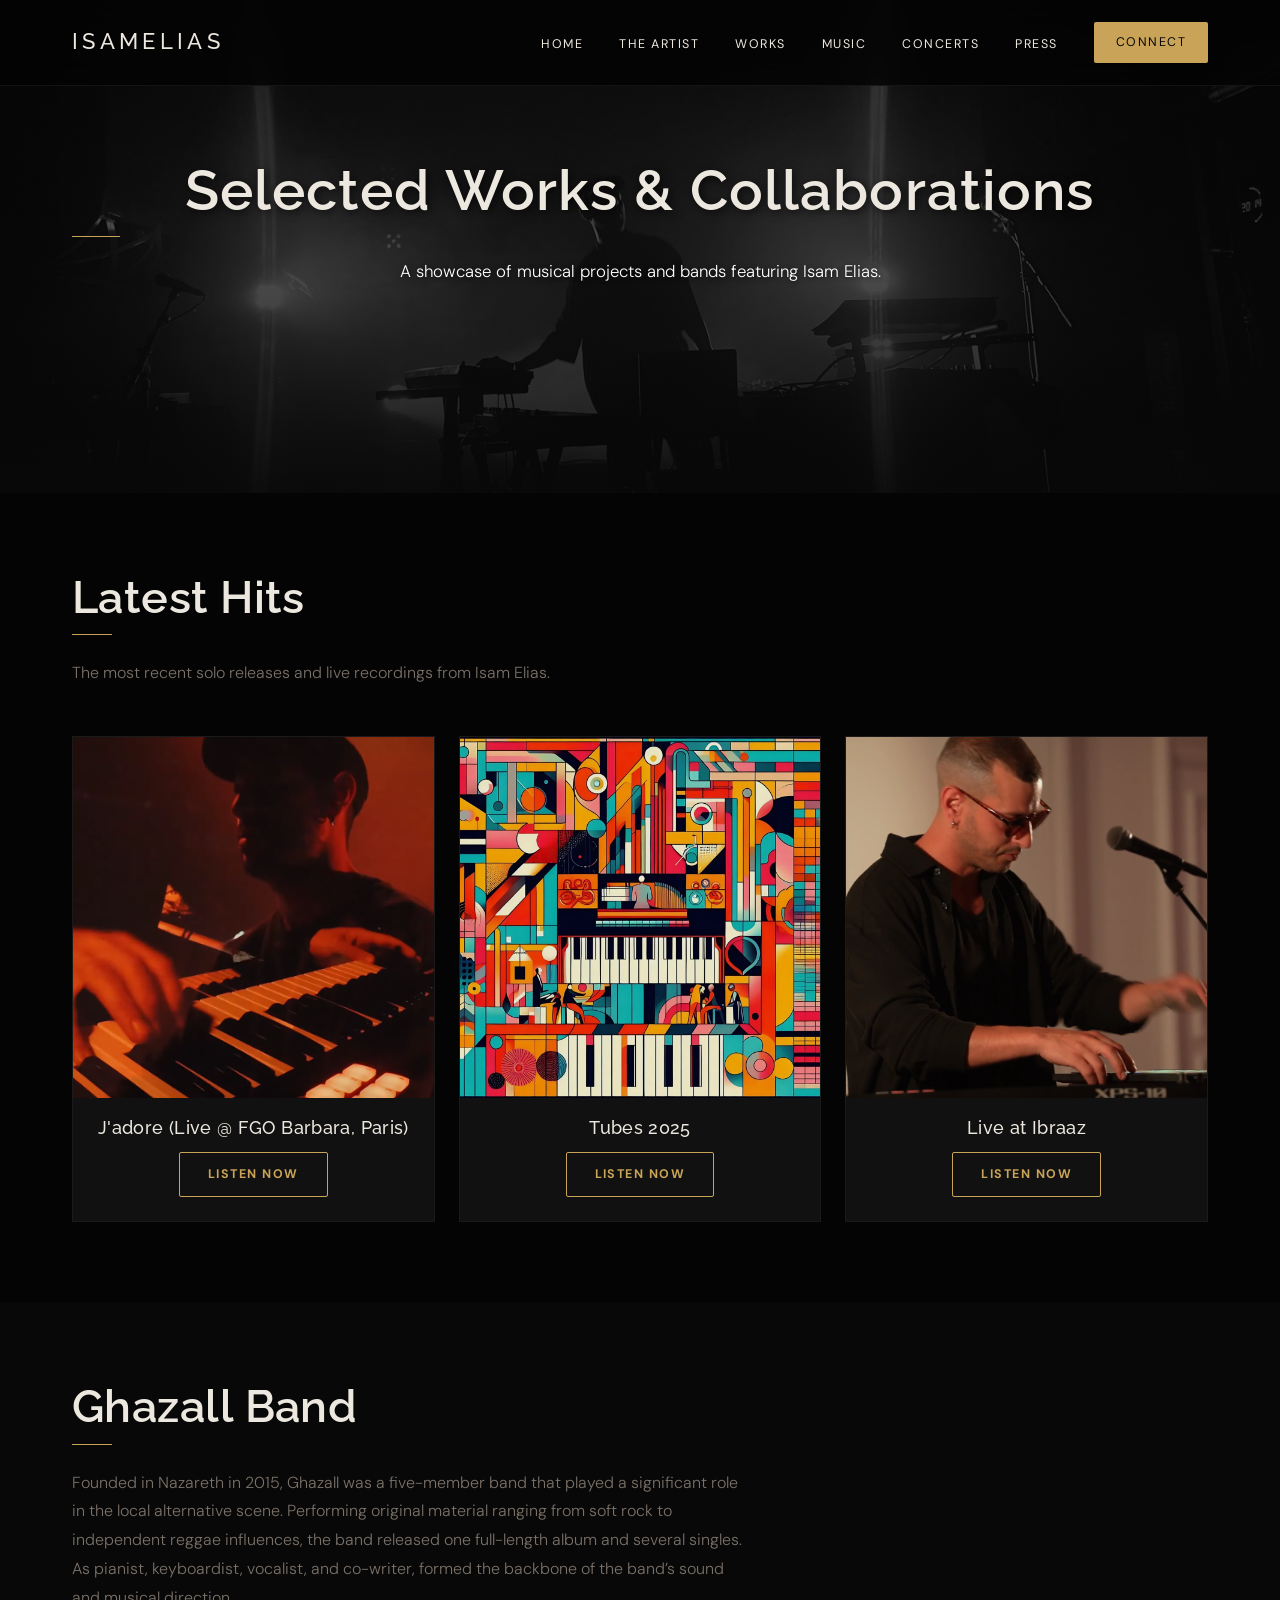
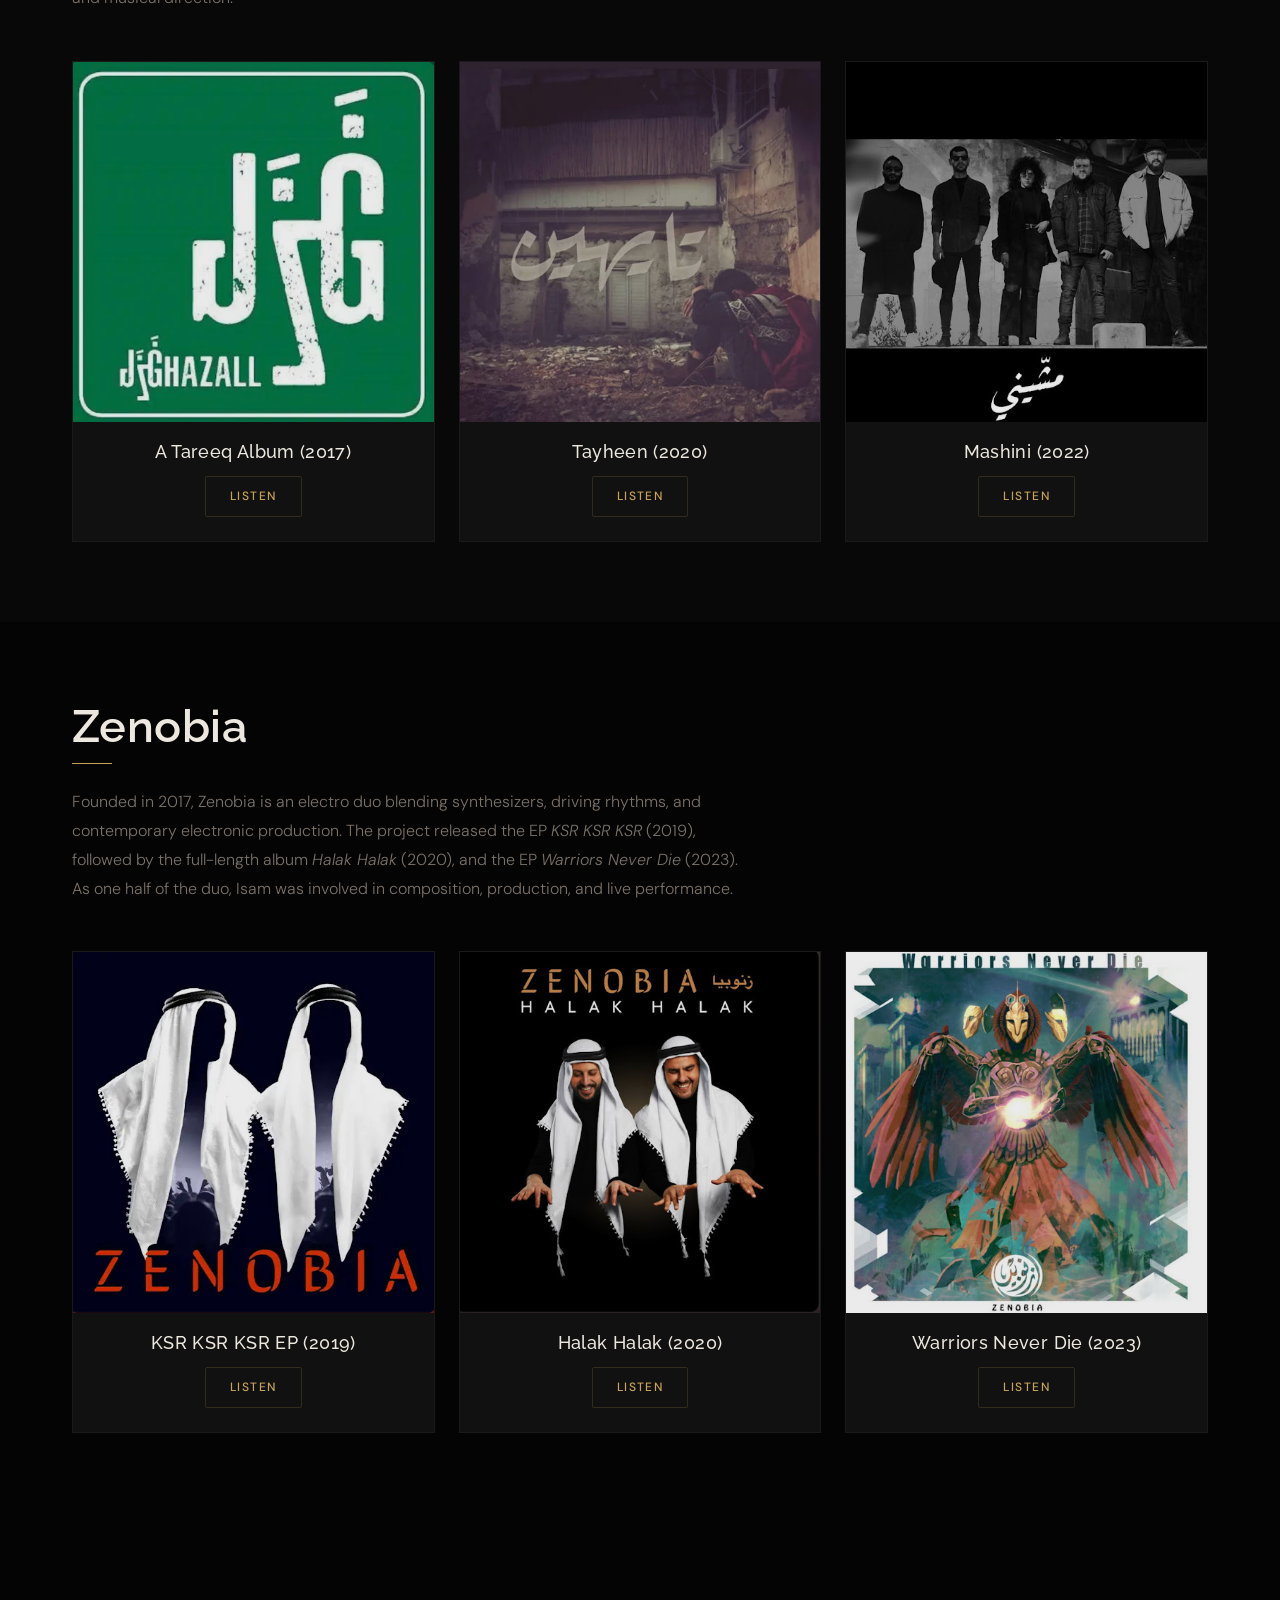
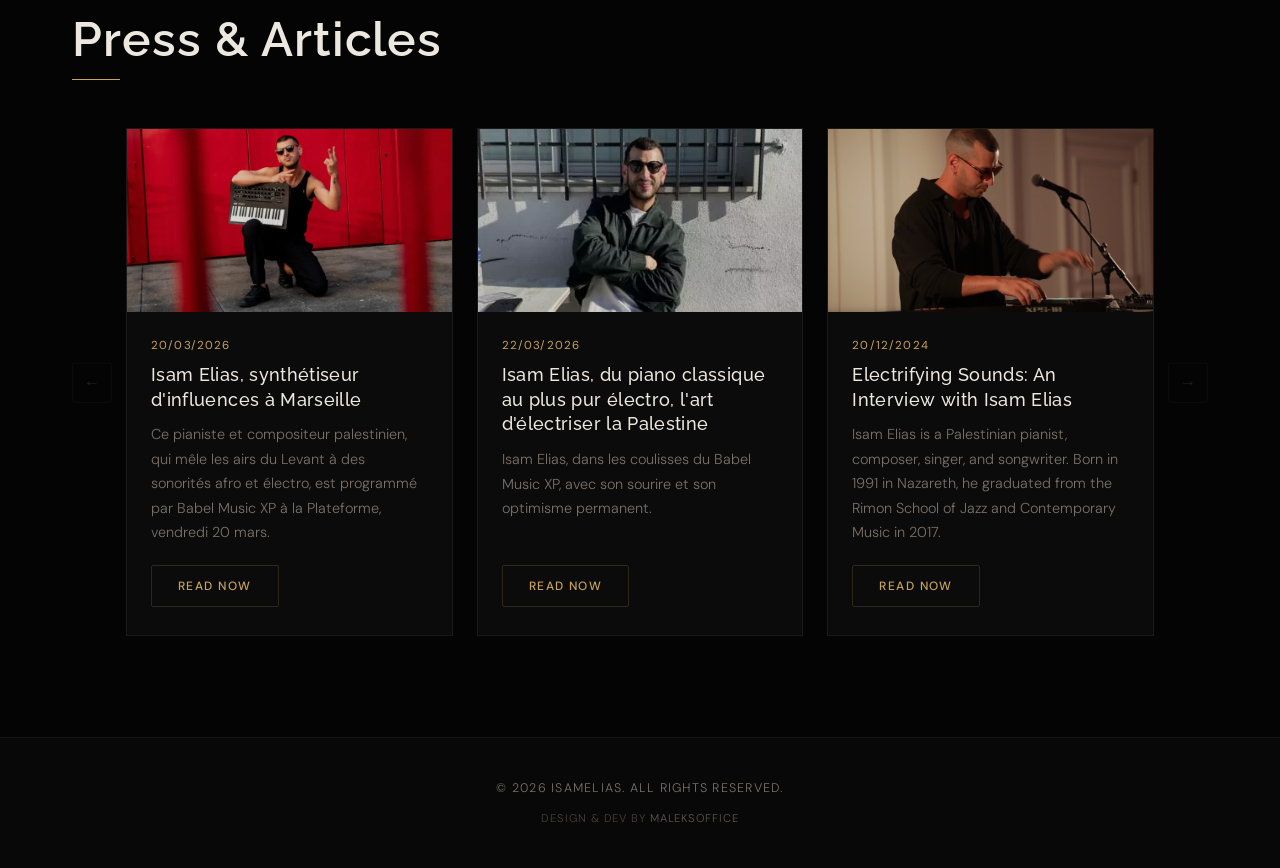
<file: works.html>
<!DOCTYPE html>
<html lang="en">

<head>
  <meta charset="UTF-8">
  <meta name="viewport" content="width=device-width, initial-scale=1.0">
  <title>Isamelias | Works & Collaborations</title>
  <meta name="description"
    content="Explore the musical works and collaborations of Isamelias, featuring bands and projects across genres.">

  <!-- Fonts -->
  <link rel="preconnect" href="https://fonts.googleapis.com">
  <link rel="preconnect" href="https://fonts.gstatic.com" crossorigin>
  <link
    href="https://fonts.googleapis.com/css2?family=Raleway:wght@300;400;500;600;700&family=DM+Sans:wght@300;400;500&display=swap"
    rel="stylesheet">

  <link rel="icon" type="image/png" href="./assets/img/favicon.png">
  <link rel="stylesheet" href="./css/style.css?v=2">
</head>

<body>

  <!-- Navigation -->
  <nav class="navbar">
    <div class="container">
      <a href="index.html" class="logo">ISAMELIAS</a>
      <ul class="nav-links">
        <li><a href="index.html#hero">Home</a></li>
        <li><a href="index.html#about">The Artist</a></li>
        <li><a href="works.html" class="active">Works</a></li>
        <li><a href="index.html#performance">Music</a></li>
        <li><a href="index.html#tours">Concerts</a></li>
        <li><a href="#articles">Press</a></li>
        <li><a href="mailto:isameliasofficial@gmail.com" class="btn-primary">Connect</a></li>
      </ul>
      <div class="mobile-menu-btn">☰</div>
    </div>
  </nav>

  <!-- Works Content -->
  <section class="works-hero section"
    style="background: url('./assets/img/Works banner.jpg') no-repeat center center/cover; padding: 160px 0;">
    <div class="container">
      <h1 class="section-title" style="text-shadow: 2px 2px 10px rgba(0,0,0,0.7);">Selected Works & Collaborations</h1>
      <p class="section-intro" style="text-shadow: 1px 1px 5px rgba(0,0,0,0.7); color: #fff;">A showcase of musical
        projects and bands featuring Isam Elias.</p>
    </div>
  </section>

  <!-- Latest Hits -->
  <section class="band-section section dark-bg">
    <div class="container">
      <h2 class="band-name">Latest Hits</h2>
      <p class="band-description">
        The most recent solo releases and live recordings from Isam Elias.
      </p>

      <div class="song-grid">
        <div class="song-card">
          <div class="song-thumbnail">
            <img src="./assets/img/J'adore.png" alt="J'adore Live @ FGO Barbara, Paris">
            <div class="play-overlay">▶</div>
          </div>
          <div class="song-info">
            <h3>J'adore (Live @ FGO Barbara, Paris)</h3>
            <a href="https://youtu.be/ZPHP--iMf5M?si=uOqCX5mZHdM_HDck" target="_blank" class="btn-listen btn-listen-bold">Listen Now</a>
          </div>
        </div>
        <div class="song-card">
          <div class="song-thumbnail">
            <img src="./assets/img/Tubes.jpeg" alt="Tubes 2025">
            <div class="play-overlay">▶</div>
          </div>
          <div class="song-info">
            <h3>Tubes 2025</h3>
            <a href="https://open.spotify.com/track/6veSPEiyh8rVXuKkSGdudT?si=_LlxzqS3QlS59MsWW2gcGA" target="_blank" class="btn-listen btn-listen-bold">Listen Now</a>
          </div>
        </div>
        <div class="song-card">
          <div class="song-thumbnail">
            <img src="./assets/img/Article 3.png" alt="Live at Ibraaz">
            <div class="play-overlay">▶</div>
          </div>
          <div class="song-info">
            <h3>Live at Ibraaz</h3>
            <a href="https://ibraaz.org/ibraaz-publishing/read/electrifying-sounds-an-interview-with-islam-elias" target="_blank" class="btn-listen btn-listen-bold">Listen Now</a>
          </div>
        </div>
      </div>
    </div>
  </section>

  <!-- Ghazall Band -->
  <section class="band-section section">
    <div class="container">
      <h2 class="band-name">Ghazall Band</h2>
      <p class="band-description">
        Founded in Nazareth in 2015, Ghazall was a five-member band that played a significant role in the local
        alternative scene. Performing original material ranging from soft rock to independent reggae influences, the
        band released one full-length album and several singles. As pianist, keyboardist, vocalist, and co-writer,
        formed the backbone of the band’s sound and musical direction.
      </p>

      <div class="song-grid">
        <!-- Song 1 -->
        <div class="song-card">
          <div class="song-thumbnail">
            <img src="./assets/img/logo ghazal.jpg" alt="A Tareeq Album (2017)">
            <div class="play-overlay">▶</div>
          </div>
          <div class="song-info">
            <h3>A Tareeq Album (2017)</h3>
            <a href="https://open.spotify.com/album/5sy5gs8QvcIyLKiK0Ikzu2?si=wR5Z4odjQ_in4DDwS4pv7A" target="_blank"
              class="btn-listen">Listen</a>
          </div>
        </div>
        <!-- Song 2 -->
        <div class="song-card">
          <div class="song-thumbnail">
            <img src="./assets/img/tayheen.jpg" alt="Tayheen (2020)">
            <div class="play-overlay">▶</div>
          </div>
          <div class="song-info">
            <h3>Tayheen (2020)</h3>
            <a href="https://open.spotify.com/album/3WoD2qqMCpXEe1hMPhF9M1?si=J7UaWZUVQsG-nimKtQjPKA" target="_blank"
              class="btn-listen">Listen</a>
          </div>
        </div>
        <!-- Song 3 -->
        <div class="song-card">
          <div class="song-thumbnail">
            <img src="./assets/img/mashini.jpg" alt="Mashini (2022)">
            <div class="play-overlay">▶</div>
          </div>
          <div class="song-info">
            <h3>Mashini (2022)</h3>
            <a href="https://open.spotify.com/track/0mf0Ghq7Uqvx6XeDi4Fg2t?si=e01bee5574f448a6" target="_blank"
              class="btn-listen">Listen</a>
          </div>
        </div>
      </div>
    </div>
  </section>

  <!-- Zenobia -->
  <section class="band-section section dark-bg">
    <div class="container">
      <h2 class="band-name">Zenobia</h2>
      <p class="band-description">
        Founded in 2017, Zenobia is an electro duo blending synthesizers, driving rhythms, and contemporary electronic
        production. The project released the EP <em>KSR KSR KSR</em> (2019), followed by the full-length album <em>Halak
          Halak</em> (2020), and the EP <em>Warriors Never Die</em> (2023). As one half of the duo, Isam was involved in
        composition, production, and live performance.
      </p>

      <div class="song-grid">
        <!-- Song 1 -->
        <div class="song-card">
          <div class="song-thumbnail">
            <img src="./assets/img/ksr ksr ksr.jpg" alt="KSR KSR KSR EP (2019)">
            <div class="play-overlay">▶</div>
          </div>
          <div class="song-info">
            <h3>KSR KSR KSR EP (2019)</h3>
            <a href="https://open.spotify.com/album/2qhVNCRUtKY55ulxwrisRo?si=EdK2-0C3TterZJVBLWjBRw" target="_blank"
              class="btn-listen">Listen</a>
          </div>
        </div>
        <!-- Song 2 -->
        <div class="song-card">
          <div class="song-thumbnail">
            <img src="./assets/img/halak halak.jpg" alt="Halak Halak (2020)">
            <div class="play-overlay">▶</div>
          </div>
          <div class="song-info">
            <h3>Halak Halak (2020)</h3>
            <a href="https://open.spotify.com/album/0gdN4M9685LmNgBQTLdvvO?si=-lUB-b91SUWBPhAsJ9P3yA" target="_blank"
              class="btn-listen">Listen</a>
          </div>
        </div>
        <!-- Song 3 -->
        <div class="song-card">
          <div class="song-thumbnail">
            <img src="./assets/img/warriors never die.jpg" alt="Warriors Never Die (2023)">
            <div class="play-overlay">▶</div>
          </div>
          <div class="song-info">
            <h3>Warriors Never Die (2023)</h3>
            <a href="https://open.spotify.com/album/2sOBc9bIVVPXl1Td5JgXK0?si=mIqHwC_xQnmoCaSfOrVbQg" target="_blank"
              class="btn-listen">Listen</a>
          </div>
        </div>
      </div>
    </div>
  </section>



  <!-- Articles Section -->
  <section id="articles" class="section dark-bg">
    <div class="container">
      <h2 class="section-title">Press &amp; Articles</h2>
      <div class="articles-slider-section">
        <div class="articles-slider-container">
          <button class="slider-btn articles-btn-prev" aria-label="Previous" disabled>&#8592;</button>
          <div class="articles-track-wrapper">
            <div class="articles-track">

              <div class="article-card">
                <div class="article-image">
                  <img src="./assets/img/Article 1.webp" alt="Isam Elias, synthétiseur d'influences à Marseille">
                </div>
                <div class="article-content">
                  <span class="article-date">20/03/2026</span>
                  <h3 class="article-title">Isam Elias, synthétiseur d'influences à Marseille</h3>
                  <p class="article-desc">Ce pianiste et compositeur palestinien, qui mêle les airs du Levant à des sonorités afro et électro, est programmé par Babel Music XP à la Plateforme, vendredi 20 mars.</p>
                  <a href="https://www.lamarseillaise.fr/culture/isam-elias-synthetiseur-d-influences-a-marseille-LF19855248" target="_blank" class="btn-read-now">Read Now</a>
                </div>
              </div>

              <div class="article-card">
                <div class="article-image">
                  <img src="./assets/img/article 2.webp" alt="Isam Elias, du piano classique au plus pur électro">
                </div>
                <div class="article-content">
                  <span class="article-date">22/03/2026</span>
                  <h3 class="article-title">Isam Elias, du piano classique au plus pur électro, l'art d'électriser la Palestine</h3>
                  <p class="article-desc">Isam Elias, dans les coulisses du Babel Music XP, avec son sourire et son optimisme permanent.</p>
                  <a href="https://www.rfi.fr/fr/podcasts/les-p%C3%A9pites-musicales-de-rfi/20260321-isam-elias-du-piano-classique-au-plus-pur-%C3%A9lectro-l-art-d-%C3%A9lectriser-la-palestine" target="_blank" class="btn-read-now">Read Now</a>
                </div>
              </div>

              <div class="article-card">
                <div class="article-image">
                  <img src="./assets/img/Article 3.png" alt="Electrifying Sounds: An Interview with Isam Elias">
                </div>
                <div class="article-content">
                  <span class="article-date">20/12/2024</span>
                  <h3 class="article-title">Electrifying Sounds: An Interview with Isam Elias</h3>
                  <p class="article-desc">Isam Elias is a Palestinian pianist, composer, singer, and songwriter. Born in 1991 in Nazareth, he graduated from the Rimon School of Jazz and Contemporary Music in 2017.</p>
                  <a href="https://ibraaz.org/ibraaz-publishing/read/electrifying-sounds-an-interview-with-islam-elias" target="_blank" class="btn-read-now">Read Now</a>
                </div>
              </div>

            </div>
          </div>
          <button class="slider-btn articles-btn-next" aria-label="Next">&#8594;</button>
        </div>
      </div>
    </div>
  </section>

  <!-- Footer -->
  <footer>
    <p>&copy; 2026 Isamelias. All Rights Reserved.</p>
    <p class="footer-credit">Design &amp; Dev by <a href="https://maleksoffice.com" target="_blank">Maleksoffice</a></p>
  </footer>

  <script src="./js/script.js"></script>
</body>

</html>
</file>
<file: css/style.css>
/* =============================================
   ISAMELIAS — Artist Website Stylesheet
   ============================================= */

:root {
    --color-bg:      #080808;
    --color-surface: #111111;
    --color-dark:    #040404;
    --color-text:    #ede8df;
    --color-muted:   #7a7168;
    --color-primary: #c9a458;   /* antique gold */
    --color-border:  rgba(201, 164, 88, 0.18);

    --font-heading: 'Raleway', sans-serif;
    --font-body:    'DM Sans', sans-serif;

    --container-width: 1200px;
    --section-padding: 100px;
}

/* ---- Announcement Banner ---- */
.announcement-banner {
    position: fixed;
    top: 0;
    left: 0;
    width: 100%;
    background: #a8001e;
    z-index: 300;
    display: flex;
    align-items: center;
    justify-content: center;
    padding: 10px 56px 10px 16px;
    transition: opacity 0.3s ease;
}

.announcement-banner.hidden {
    display: none;
}

/* Inner row: icon + text + action */
.banner-inner {
    display: flex;
    align-items: center;
    gap: 10px;
    flex-wrap: wrap;
    justify-content: center;
}

.banner-icon {
    display: flex;
    align-items: center;
    color: rgba(255, 255, 255, 0.9);
    flex-shrink: 0;
}

.banner-text {
    font-family: var(--font-body);
    font-size: 0.82rem;
    font-weight: 400;
    letter-spacing: 0.04em;
    color: rgba(255, 255, 255, 0.9);
    margin: 0;
}

/* Action button/link — styled like a ghost pill */
.banner-action {
    display: inline-flex;
    align-items: center;
    font-family: var(--font-body);
    font-size: 0.78rem;
    font-weight: 600;
    letter-spacing: 0.06em;
    color: #fff;
    background: rgba(255, 255, 255, 0.18);
    border: 1px solid rgba(255, 255, 255, 0.35);
    border-radius: 20px;
    padding: 3px 12px;
    text-decoration: none;
    transition: background 0.2s, border-color 0.2s;
    white-space: nowrap;
    flex-shrink: 0;
}

.banner-action:hover {
    background: rgba(255, 255, 255, 0.28);
    border-color: rgba(255, 255, 255, 0.6);
}

/* Close button */
.banner-close {
    position: absolute;
    right: 12px;
    top: 50%;
    transform: translateY(-50%);
    background: transparent;
    border: none;
    color: rgba(255, 255, 255, 0.75);
    cursor: pointer;
    padding: 6px;
    display: flex;
    align-items: center;
    justify-content: center;
    border-radius: 4px;
    transition: color 0.2s, background 0.2s;
}

.banner-close:hover {
    color: #fff;
    background: rgba(255, 255, 255, 0.15);
}

/* Push navbar down when banner is visible */
body.banner-visible .navbar {
    top: var(--banner-h, 44px);
}

/* ---- Intro Overlay ---- */
#intro {
    position: fixed;
    inset: 0;
    background: #080808;
    z-index: 9999;
    display: flex;
    align-items: center;
    justify-content: center;
    text-align: center;
    transition: opacity 0.8s ease;
}

#intro.fade-out {
    opacity: 0;
    pointer-events: none;
}

.intro-content {
    display: flex;
    flex-direction: column;
    align-items: center;
}

.intro-subtitle {
    font-family: var(--font-body);
    font-size: 0.7rem;
    font-weight: 400;
    letter-spacing: 0.26em;
    text-transform: uppercase;
    color: var(--color-primary);
    opacity: 0;
    transform: translateY(6px);
    animation: introUp 0.7s ease forwards 0.2s;
    margin-bottom: 14px;
}

.intro-logo {
    font-family: var(--font-heading);
    font-size: clamp(3rem, 10vw, 6.5rem);
    font-weight: 300;
    font-style: normal;
    color: var(--color-text);
    letter-spacing: 0.18em;
    line-height: 1;
    opacity: 0;
    transform: translateY(10px);
    animation: introUp 0.8s ease forwards 0.55s;
    text-transform: none;
}

.intro-line {
    height: 1px;
    width: 0;
    background: var(--color-primary);
    margin-top: 20px;
    animation: introLine 0.6s ease forwards 1.1s;
}

@keyframes introUp {
    to {
        opacity: 1;
        transform: translateY(0);
    }
}

@keyframes introLine {
    to { width: 72px; }
}

/* ---- Reset ---- */
*, *::before, *::after {
    box-sizing: border-box;
    margin: 0;
    padding: 0;
}

html {
    scroll-behavior: smooth;
}

body {
    background-color: var(--color-bg);
    color: var(--color-text);
    font-family: var(--font-body);
    font-weight: 300;
    line-height: 1.7;
    overflow-x: hidden;
}


/* ---- Typography ---- */
h1, h2, h3, h4 {
    font-family: var(--font-heading);
    font-weight: 600;
    line-height: 1.1;
    letter-spacing: 0.01em;
}

a {
    text-decoration: none;
    color: inherit;
    transition: color 0.3s;
}

strong {
    font-weight: 600;
}

/* ---- Layout ---- */
.container {
    max-width: var(--container-width);
    margin: 0 auto;
    padding: 0 32px;
}

.section {
    padding: var(--section-padding) 0;
}

.dark-bg {
    background-color: var(--color-dark);
}

.text-center {
    text-align: center;
}

/* ---- Section Header ---- */
.section-title {
    font-family: var(--font-heading);
    font-size: clamp(2rem, 4vw, 3rem);
    font-weight: 600;
    color: var(--color-text);
    margin-bottom: 12px;
    letter-spacing: 0.02em;
}

.section-title::after {
    content: '';
    display: block;
    width: 48px;
    height: 1px;
    background: var(--color-primary);
    margin-top: 14px;
}

.text-center .section-title::after {
    margin-left: auto;
    margin-right: auto;
}

.section-intro {
    text-align: center;
    margin-top: 20px;
    margin-bottom: 48px;
    font-size: 1.05rem;
    color: var(--color-muted);
    font-weight: 300;
}

.highlight {
    color: var(--color-primary);
}

/* ---- Buttons ---- */
.btn-primary,
.btn-hero,
.btn-secondary,
.btn-email,
.btn-spotify,
.btn-apple {
    display: inline-block;
    padding: 13px 34px;
    font-family: var(--font-body);
    font-size: 0.82rem;
    font-weight: 500;
    letter-spacing: 0.12em;
    text-transform: uppercase;
    transition: background 0.25s, color 0.25s, border-color 0.25s, transform 0.2s;
    cursor: pointer;
    border: none;
    border-radius: 2px;
}

.btn-primary {
    background: var(--color-primary);
    color: #080808;
}

.btn-hero {
    background: transparent;
    color: var(--color-text);
    border: 1px solid rgba(237, 232, 223, 0.4);
    margin-top: 32px;
}

.btn-hero:hover {
    background: var(--color-primary);
    color: #080808;
    border-color: var(--color-primary);
}

.btn-secondary {
    border: 1px solid var(--color-primary);
    color: var(--color-primary);
    background: transparent;
    margin-top: 28px;
}

.btn-secondary:hover {
    background: var(--color-primary);
    color: #080808;
}

.btn-email {
    background: transparent;
    color: var(--color-primary);
    border: 1px solid var(--color-border);
    font-size: 0.9rem;
    letter-spacing: 0.04em;
    text-transform: none;
    word-break: break-all;
    padding: 14px 28px;
}

.btn-email:hover {
    border-color: var(--color-primary);
    background: rgba(201, 164, 88, 0.06);
}

.btn-spotify {
    background: #1DB954;
    color: #fff;
    border-radius: 2px;
}

.btn-apple {
    background: #fa243c;
    color: #fff;
    border-radius: 2px;
}

.btn-primary:hover {
    opacity: 0.88;
    transform: translateY(-2px);
}

.btn-spotify:hover,
.btn-apple:hover {
    opacity: 0.88;
    transform: translateY(-2px);
}

/* ---- Hero CTA pair ---- */
.hero-ctas {
    display: flex;
    gap: 14px;
    justify-content: center;
    align-items: center;
    flex-wrap: wrap;
    margin-top: 32px;
}

.hero-ctas .btn-hero {
    margin-top: 0;
}

.btn-hero-concerts {
    display: inline-block;
    padding: 13px 34px;
    font-family: var(--font-body);
    font-size: 0.82rem;
    font-weight: 500;
    letter-spacing: 0.12em;
    text-transform: uppercase;
    cursor: pointer;
    border: none;
    border-radius: 2px;
    background: var(--color-primary);
    color: #080808;
    transition: background 0.25s, transform 0.2s;
}

.btn-hero-concerts:hover {
    background: #dbbe7a;
    transform: translateY(-2px);
}

/* ---- Circular Gallery ---- */
.circular-gallery-wrapper {
    position: relative;
    width: 100%;
    height: 520px;
    perspective: 2000px;
    overflow: hidden;
    margin-top: 48px;
}

.circular-gallery {
    position: relative;
    width: 100%;
    height: 100%;
    transform-style: preserve-3d;
}

.gallery-item {
    position: absolute;
    width: 260px;
    height: 360px;
    left: 50%;
    top: 50%;
    margin-left: -130px;
    margin-top: -180px;
    border-radius: 4px;
    overflow: hidden;
    box-shadow: 0 24px 64px rgba(0, 0, 0, 0.6);
    border: 1px solid rgba(255, 255, 255, 0.08);
    transition: opacity 0.3s linear;
    cursor: pointer;
}

.gallery-item img {
    width: 100%;
    height: 100%;
    object-fit: cover;
    display: block;
    transition: transform 0.5s ease;
}

.gallery-item:hover img {
    transform: scale(1.05);
}

.gallery-item-overlay {
    position: absolute;
    bottom: 0;
    left: 0;
    width: 100%;
    padding: 20px 16px 16px;
    background: linear-gradient(to top, rgba(0, 0, 0, 0.75), transparent);
    color: var(--color-text);
}

.gallery-item-overlay p {
    font-family: var(--font-body);
    font-size: 0.78rem;
    font-weight: 400;
    letter-spacing: 0.1em;
    text-transform: uppercase;
    color: var(--color-text);
    margin: 0;
}

/* ---- Featured Video ---- */
.featured-video-section {
    margin-top: 72px;
    padding-top: 56px;
    border-top: 1px solid rgba(255, 255, 255, 0.06);
}

.featured-video-title {
    font-family: var(--font-heading);
    font-size: 1.6rem;
    font-weight: 400;
    color: var(--color-muted);
    margin-bottom: 28px;
    letter-spacing: 0.03em;
}

.video-wrapper {
    position: relative;
    width: 100%;
    aspect-ratio: 16 / 9;
    background: #000;
    border: 1px solid rgba(255, 255, 255, 0.06);
    overflow: hidden;
    display: block;
}

.video-wrapper iframe {
    position: absolute;
    inset: 0;
    width: 100%;
    height: 100%;
}

.video-thumbnail-link img {
    position: absolute;
    inset: 0;
    width: 100%;
    height: 100%;
    object-fit: cover;
    filter: brightness(0.7);
    transition: filter 0.3s, transform 0.4s;
}

.video-thumbnail-link:hover img {
    filter: brightness(0.5);
    transform: scale(1.03);
}

.video-play-btn {
    position: absolute;
    top: 50%;
    left: 50%;
    transform: translate(-50%, -50%);
    width: 80px;
    height: 80px;
    background: rgba(201, 164, 88, 0.9);
    border-radius: 50%;
    display: flex;
    align-items: center;
    justify-content: center;
    font-size: 1.8rem;
    color: #080808;
    padding-left: 6px;
    transition: background 0.3s, transform 0.3s;
}

.video-thumbnail-link:hover .video-play-btn {
    background: var(--color-primary);
    transform: translate(-50%, -50%) scale(1.1);
}

.video-yt-label {
    position: absolute;
    bottom: 18px;
    right: 20px;
    font-family: var(--font-body);
    font-size: 0.72rem;
    font-weight: 400;
    letter-spacing: 0.1em;
    text-transform: uppercase;
    color: rgba(237, 232, 223, 0.7);
    background: rgba(0,0,0,0.5);
    padding: 4px 10px;
    border-radius: 2px;
}

/* ---- Video section (click-to-load YouTube) ---- */
.video-section .container {
    max-width: 1000px;
}

.video-section-intro {
    color: var(--color-muted);
    font-weight: 300;
    margin: 20px 0 32px;
}

.yt-lite img {
    position: absolute;
    inset: 0;
    width: 100%;
    height: 100%;
    object-fit: cover;
    filter: brightness(0.75);
    transition: filter 0.3s, transform 0.4s;
}

.yt-lite:hover img {
    filter: brightness(0.55);
    transform: scale(1.03);
}

.yt-lite .video-play-btn {
    border: none;
    cursor: pointer;
}

.yt-lite:hover .video-play-btn {
    background: var(--color-primary);
    transform: translate(-50%, -50%) scale(1.1);
}

.yt-lite .video-yt-label {
    text-decoration: none;
    z-index: 1;
}

/* ---- Music Slider ---- */
.music-slider-section {
    margin-top: 72px;
    padding-top: 56px;
    border-top: 1px solid rgba(255, 255, 255, 0.06);
}

.slider-heading {
    font-family: var(--font-heading);
    font-size: 1.6rem;
    font-weight: 400;
    color: var(--color-muted);
    margin-bottom: 28px;
    letter-spacing: 0.03em;
}

.slider-container {
    display: flex;
    align-items: center;
    gap: 14px;
}

.slider-track-wrapper {
    overflow: hidden;
    flex: 1;
    min-width: 0;
}

.slider-track {
    display: flex;
    gap: 20px;
    transition: transform 0.45s cubic-bezier(0.25, 0.46, 0.45, 0.94);
    will-change: transform;
}

.slider-card {
    flex-shrink: 0;
    background: rgba(255, 255, 255, 0.03);
    border: 1px solid rgba(255, 255, 255, 0.04);
    overflow: hidden;
    transition: border-color 0.3s, transform 0.3s;
}

.slider-card:hover {
    border-color: var(--color-border);
    transform: translateY(-3px);
}

.slider-card .song-thumbnail {
    aspect-ratio: 1 / 1;
}

.slider-card-band {
    font-size: 0.72rem;
    letter-spacing: 0.12em;
    text-transform: uppercase;
    color: var(--color-muted);
    margin-bottom: 6px;
    font-weight: 400;
}

.slider-btn {
    flex-shrink: 0;
    width: 40px;
    height: 40px;
    display: flex;
    align-items: center;
    justify-content: center;
    background: transparent;
    border: 1px solid rgba(255, 255, 255, 0.1);
    color: var(--color-muted);
    font-size: 1rem;
    cursor: pointer;
    border-radius: 2px;
    transition: border-color 0.3s, color 0.3s;
}

.slider-btn:hover:not(:disabled) {
    border-color: var(--color-primary);
    color: var(--color-primary);
}

.slider-btn:disabled {
    opacity: 0.25;
    cursor: not-allowed;
}

/* ---- Navbar ---- */
.navbar {
    position: fixed;
    top: 0;
    width: 100%;
    padding: 22px 0;
    background: rgba(4, 4, 4, 0.85);
    backdrop-filter: blur(16px);
    -webkit-backdrop-filter: blur(16px);
    z-index: 100;
    border-bottom: 1px solid rgba(255, 255, 255, 0.06);
}

.navbar .container {
    display: flex;
    justify-content: space-between;
    align-items: center;
}

.logo {
    font-family: var(--font-heading);
    font-size: 1.35rem;
    font-weight: 500;
    font-style: normal;
    color: var(--color-text);
    letter-spacing: 0.2em;
}

.nav-links {
    display: flex;
    gap: 36px;
    align-items: center;
    list-style: none;
}

.nav-links a {
    font-family: var(--font-body);
    font-size: 0.78rem;
    font-weight: 400;
    letter-spacing: 0.12em;
    text-transform: uppercase;
    color: var(--color-text);
    transition: color 0.3s;
}

.nav-links a:hover,
.nav-links a.active {
    color: var(--color-text);
}

.nav-links .btn-primary {
    color: #080808;
    font-size: 0.78rem;
    padding: 10px 22px;
}

.mobile-menu-btn {
    display: none;
    font-size: 1.4rem;
    cursor: pointer;
    color: var(--color-text);
}

/* ---- Hero ---- */
.hero {
    position: relative;
    height: 100vh;
    min-height: 600px;
    display: flex;
    align-items: flex-end;          /* text sits low, clear of the name on the stage screen */
    justify-content: center;
    padding-bottom: 11vh;
    text-align: center;
    overflow: hidden;
}

.hero-image {
    position: absolute;
    inset: 0;
    width: 100%;
    height: 100%;
    object-fit: cover;
    object-position: center 30%;
    z-index: 0;
}

.hero::after {
    content: '';
    position: absolute;
    inset: 0;
    background: linear-gradient(
        to bottom,
        rgba(8, 8, 8, 0.25) 0%,
        rgba(8, 8, 8, 0.05) 35%,
        rgba(8, 8, 8, 0.55) 72%,
        rgba(8, 8, 8, 0.96) 100%
    );
    z-index: 1;
}

.hero-content {
    position: relative;
    z-index: 2;
}

.hero-name {
    font-family: var(--font-body);
    font-size: 0.75rem;
    font-weight: 400;
    letter-spacing: 0.3em;
    text-transform: uppercase;
    color: var(--color-text);
    margin-bottom: 12px;
}

.hero-content h1.subtitle {
    font-family: var(--font-body);
    font-size: clamp(1rem, 2.2vw, 1.5rem);
    font-weight: 300;
    letter-spacing: 0.14em;
    text-transform: none;
    color: var(--color-primary);
    line-height: 1.6;
}

/* ---- Grid Layouts ---- */
.grid-2-col {
    display: grid;
    grid-template-columns: 1fr 1fr;
    gap: 80px;
    align-items: center;
}

.image-wrapper {
    overflow: hidden;
}

.artist-img,
.album-cover {
    width: 100%;
    display: block;
    border-radius: 0;
    box-shadow: 0 30px 60px rgba(0, 0, 0, 0.6);
    transition: transform 0.5s ease;
}

.artist-img {
    height: auto;
    aspect-ratio: 4 / 5;
    object-fit: cover;
    object-position: center 12%;
}

.artist-img:hover,
.album-cover:hover {
    transform: scale(1.02);
}

.text-content h2 {
    font-size: clamp(2rem, 4vw, 2.8rem);
    margin-bottom: 24px;
    color: var(--color-text);
}

.text-content p {
    color: var(--color-muted);
    margin-bottom: 16px;
    font-size: 1rem;
    line-height: 1.8;
}

.text-content p strong {
    color: var(--color-primary);
    font-weight: 500;
}

.text-content h3 {
    font-size: 1.6rem;
    font-family: var(--font-heading);
    margin-bottom: 20px;
    color: var(--color-text);
}

.streaming-links {
    display: flex;
    gap: 12px;
    flex-wrap: wrap;
    margin-top: 28px;
}

/* ---- Tour Section ---- */
.tour-controls {
    display: flex;
    justify-content: center;
    gap: 4px;
    margin-bottom: 48px;
    border-bottom: 1px solid rgba(255, 255, 255, 0.07);
}

.btn-toggle {
    background: transparent;
    border: none;
    color: var(--color-muted);
    padding: 12px 28px;
    font-family: var(--font-body);
    font-size: 0.8rem;
    font-weight: 400;
    letter-spacing: 0.14em;
    text-transform: uppercase;
    cursor: pointer;
    border-bottom: 2px solid transparent;
    margin-bottom: -1px;
    transition: color 0.3s, border-color 0.3s;
}

.btn-toggle.active,
.btn-toggle:hover {
    color: var(--color-text);
    border-bottom-color: var(--color-primary);
}

.tour-list {
    max-width: 760px;
    margin: 0 auto;
}

.tour-item {
    display: grid;
    grid-template-columns: 130px 1fr auto;
    align-items: baseline;
    gap: 24px;
    padding: 20px 0;
    border-bottom: 1px solid rgba(255, 255, 255, 0.06);
    transition: padding-left 0.2s;
}

.tour-item:hover {
    padding-left: 8px;
}

.tour-date {
    font-family: var(--font-body);
    font-size: 0.82rem;
    font-weight: 400;
    letter-spacing: 0.06em;
    text-transform: uppercase;
    color: var(--color-primary);
    white-space: nowrap;
}

.tour-day {
    font-weight: 500;
}

.tour-location {
    display: flex;
    flex-direction: column;
    gap: 2px;
}

.tour-venue-name {
    font-size: 0.98rem;
    font-weight: 400;
    color: var(--color-text);
}

.tour-city {
    font-size: 0.82rem;
    font-weight: 300;
    color: var(--color-muted);
}

/* Upcoming block */
.tour-upcoming {
    max-width: 760px;
    margin: 0 auto 72px;
}

.tour-subheading {
    max-width: 760px;
    margin: 0 auto 20px;
    font-family: var(--font-body);
    font-size: 0.78rem;
    font-weight: 500;
    letter-spacing: 0.22em;
    text-transform: uppercase;
    color: var(--color-muted);
}

.tour-item-upcoming .tour-venue-name {
    font-size: 1.08rem;
}

.tour-item.is-next {
    border-bottom-color: var(--color-border);
}

.tour-badge {
    font-family: var(--font-body);
    font-size: 0.68rem;
    font-weight: 500;
    letter-spacing: 0.14em;
    text-transform: uppercase;
    color: #080808;
    background: var(--color-primary);
    padding: 4px 10px;
    border-radius: 2px;
    white-space: nowrap;
}

/* Full-bleed live photo at the top of the concerts section */
.tours-section {
    padding-top: 0;
}

.tour-banner {
    position: relative;
    height: min(70vh, 640px);
    min-height: 360px;
    margin-bottom: 56px;
    overflow: hidden;
}

.tour-banner-img {
    width: 100%;
    height: 100%;
    object-fit: cover;
    object-position: center 18%;
    display: block;
}

.tour-banner-overlay {
    position: absolute;
    inset: 0;
    display: flex;
    flex-direction: column;
    justify-content: flex-end;
    align-items: center;
    text-align: center;
    padding: 0 16px 48px;
    background: linear-gradient(to top, var(--color-bg) 0%, rgba(8, 8, 8, 0.55) 35%, rgba(8, 8, 8, 0) 70%);
}

.tour-banner-kicker {
    font-family: var(--font-body);
    font-size: 0.75rem;
    letter-spacing: 0.3em;
    text-transform: uppercase;
    color: var(--color-primary);
    margin-bottom: 10px;
}

.tour-banner-title {
    font-size: clamp(2rem, 5vw, 3.4rem);
    color: var(--color-text);
    margin-bottom: 18px;
}

.tour-stats {
    display: flex;
    flex-wrap: wrap;
    justify-content: center;
    gap: 8px 28px;
    font-family: var(--font-body);
    font-size: 0.8rem;
    letter-spacing: 0.16em;
    text-transform: uppercase;
    color: var(--color-text);
}

.tour-stats span + span::before {
    content: '·';
    margin-right: 28px;
    color: var(--color-primary);
}

/* ---- Contact ---- */
.social-icons {
    display: flex;
    justify-content: center;
    gap: 28px;
    margin: 40px 0;
}

.social-icons a {
    opacity: 0.5;
    transition: opacity 0.3s, transform 0.2s;
    filter: grayscale(20%);
}

.social-icons a:hover {
    opacity: 1;
    transform: translateY(-3px);
    filter: none;
}

.contact-container {
    display: flex;
    flex-direction: column;
    align-items: center;
    gap: 48px;
    margin-top: 16px;
}

.booking-section {
    text-align: center;
}

.booking-section h3 {
    font-family: var(--font-heading);
    font-size: 1.1rem;
    font-weight: 400;
    color: var(--color-muted);
    margin-bottom: 16px;
    letter-spacing: 0.04em;
}

.btn-booking {
    display: inline-block;
    padding: 13px 28px;
    border: 1px solid var(--color-border);
    color: var(--color-primary);
    font-family: var(--font-body);
    font-size: 0.9rem;
    letter-spacing: 0.04em;
    transition: border-color 0.3s, background 0.3s;
    border-radius: 2px;
}

.btn-booking:hover {
    border-color: var(--color-primary);
    background: rgba(201, 164, 88, 0.06);
}

/* ---- Footer ---- */
footer {
    text-align: center;
    padding: 40px 0;
    border-top: 1px solid rgba(255, 255, 255, 0.05);
    color: var(--color-muted);
    font-size: 0.78rem;
    letter-spacing: 0.1em;
    text-transform: uppercase;
}

.footer-credit {
    margin-top: 10px;
    font-size: 0.7rem;
    letter-spacing: 0.08em;
    color: rgba(122, 113, 104, 0.55);
    text-transform: uppercase;
}

.footer-credit a {
    color: rgba(122, 113, 104, 0.75);
    text-decoration: none;
    transition: color 0.2s;
}

.footer-credit a:hover {
    color: var(--color-primary);
}

/* ---- Works Page ---- */
.works-hero {
    padding-top: 140px;
    padding-bottom: 80px;
    text-align: center;
    position: relative;
}

.works-hero::after {
    content: '';
    position: absolute;
    inset: 0;
    background: linear-gradient(
        to bottom,
        rgba(8, 8, 8, 0.6),
        rgba(8, 8, 8, 0.75) 60%,
        rgba(8, 8, 8, 0.95)
    );
    z-index: 0;
}

.works-hero .container {
    position: relative;
    z-index: 1;
}

.works-hero .section-title {
    font-size: clamp(2.2rem, 5vw, 3.5rem);
    color: var(--color-text);
}

.works-hero .section-intro {
    color: rgba(237, 232, 223, 0.65);
}

.band-section {
    padding: 80px 0;
}

.band-name {
    font-family: var(--font-heading);
    font-size: clamp(2rem, 4vw, 2.8rem);
    font-weight: 600;
    color: var(--color-text);
    margin-bottom: 8px;
}

.band-name::after {
    content: '';
    display: block;
    width: 40px;
    height: 1px;
    background: var(--color-primary);
    margin-top: 12px;
    margin-bottom: 24px;
}

.band-description {
    max-width: 680px;
    margin-bottom: 48px;
    font-size: 1rem;
    line-height: 1.8;
    color: var(--color-muted);
    font-weight: 300;
}

.song-grid {
    display: grid;
    grid-template-columns: repeat(auto-fit, minmax(260px, 1fr));
    gap: 24px;
}

.song-card {
    background: var(--color-surface);
    border: 1px solid rgba(255, 255, 255, 0.04);
    overflow: hidden;
    transition: transform 0.3s ease, border-color 0.3s;
}

.song-card:hover {
    transform: translateY(-4px);
    border-color: var(--color-border);
}

.song-thumbnail {
    position: relative;
    width: 100%;
    aspect-ratio: 1 / 1;
    overflow: hidden;
}

.song-thumbnail img {
    width: 100%;
    height: 100%;
    object-fit: cover;
    transition: transform 0.5s ease;
    filter: brightness(0.92);
}

.song-card:hover .song-thumbnail img {
    transform: scale(1.05);
    filter: brightness(1);
}

.play-overlay {
    position: absolute;
    inset: 0;
    display: flex;
    align-items: center;
    justify-content: center;
    font-size: 2.5rem;
    color: rgba(255, 255, 255, 0.9);
    background: rgba(8, 8, 8, 0.4);
    opacity: 0;
    transition: opacity 0.3s ease;
    pointer-events: none;
}

.song-card:hover .play-overlay {
    opacity: 1;
}

.song-info {
    padding: 20px 20px 24px;
    text-align: center;
}

.song-info h3 {
    font-family: var(--font-heading);
    font-size: 1.15rem;
    font-weight: 500;
    margin-bottom: 14px;
    color: var(--color-text);
    letter-spacing: 0.02em;
}

.btn-listen {
    display: inline-block;
    padding: 9px 24px;
    border: 1px solid var(--color-border);
    color: var(--color-primary);
    font-family: var(--font-body);
    font-size: 0.75rem;
    font-weight: 500;
    letter-spacing: 0.12em;
    text-transform: uppercase;
    border-radius: 2px;
    transition: background 0.25s, border-color 0.25s, color 0.25s;
}

.btn-listen:hover {
    background: var(--color-primary);
    border-color: var(--color-primary);
    color: #080808;
}

.btn-listen-bold {
    font-weight: 700;
    padding: 11px 28px;
    font-size: 0.78rem;
    border-color: var(--color-primary);
}

/* ---- Social Follow CTAs ---- */
.social-follow-grid {
    margin-top: 56px;
    max-width: 760px;
    margin-left: auto;
    margin-right: auto;
    display: flex;
    flex-direction: column;
    gap: 14px;
}

.social-follow-cta {
    padding: 22px 28px;
    background: #0e0e0e;
    border-radius: 12px;
}

.ig-follow-cta  { border: 1px solid rgba(131, 58, 180, 0.35); }
.yt-follow-cta  { border: 1px solid rgba(255, 0, 0, 0.3); }
.fb-follow-cta  { border: 1px solid rgba(24, 119, 242, 0.3); }

.social-follow-inner {
    display: flex;
    align-items: center;
    gap: 20px;
    flex-wrap: wrap;
}

.social-follow-icon { flex-shrink: 0; }

.social-follow-text {
    flex: 1;
    display: flex;
    flex-direction: column;
    gap: 4px;
}

.social-follow-label {
    font-size: 0.72rem;
    font-weight: 500;
    letter-spacing: 0.14em;
    text-transform: uppercase;
    color: #7a7168;
}

/* Instagram handle */
.ig-live-handle {
    font-family: var(--font-heading);
    font-size: 1.1rem;
    font-weight: 600;
    letter-spacing: 0.06em;
    background: linear-gradient(90deg, #fcb045, #fd1d1d, #833ab4);
    -webkit-background-clip: text;
    -webkit-text-fill-color: transparent;
    background-clip: text;
}

/* YouTube handle */
.yt-live-handle {
    font-family: var(--font-heading);
    font-size: 1.1rem;
    font-weight: 600;
    letter-spacing: 0.06em;
    color: #FF0000;
}

/* Facebook handle */
.fb-live-handle {
    font-family: var(--font-heading);
    font-size: 1.1rem;
    font-weight: 600;
    letter-spacing: 0.06em;
    color: #1877F2;
}

.social-follow-btn {
    flex-shrink: 0;
    display: inline-block;
    padding: 11px 26px;
    border-radius: 8px;
    font-size: 0.8rem;
    font-weight: 700;
    letter-spacing: 0.06em;
    color: #fff;
    transition: opacity 0.2s;
}

.social-follow-btn:hover { opacity: 0.85; }

.ig-follow-btn { background: linear-gradient(135deg, #833ab4, #fd1d1d, #fcb045); }
.yt-follow-btn { background: #FF0000; }
.fb-follow-btn { background: #1877F2; }

/* ---- Tour Pagination ---- */
.tour-pagination {
    display: flex;
    justify-content: center;
    align-items: center;
    gap: 6px;
    margin-top: 36px;
}

.pagination-btn {
    background: transparent;
    border: 1px solid rgba(255, 255, 255, 0.1);
    color: var(--color-muted);
    width: 36px;
    height: 36px;
    display: flex;
    align-items: center;
    justify-content: center;
    font-family: var(--font-body);
    font-size: 0.82rem;
    font-weight: 400;
    letter-spacing: 0.04em;
    cursor: pointer;
    border-radius: 2px;
    transition: border-color 0.25s, color 0.25s, background 0.25s;
}

.pagination-btn:hover:not(:disabled) {
    border-color: var(--color-primary);
    color: var(--color-primary);
}

.pagination-btn.active {
    background: var(--color-primary);
    border-color: var(--color-primary);
    color: #080808;
}

.pagination-btn:disabled {
    opacity: 0.25;
    cursor: not-allowed;
}

/* ---- Articles Slider ---- */
.articles-slider-section {
    margin-top: 48px;
}

.articles-slider-container {
    display: flex;
    align-items: center;
    gap: 14px;
}

.articles-track-wrapper {
    overflow: hidden;
    flex: 1;
    min-width: 0;
}

.articles-track {
    display: flex;
    gap: 24px;
    transition: transform 0.45s cubic-bezier(0.25, 0.46, 0.45, 0.94);
    will-change: transform;
}

.article-card {
    flex-shrink: 0;
    background: rgba(255, 255, 255, 0.03);
    border: 1px solid rgba(255, 255, 255, 0.06);
    overflow: hidden;
    transition: border-color 0.3s, transform 0.3s;
    display: flex;
    flex-direction: column;
}

.article-card:hover {
    border-color: var(--color-border);
    transform: translateY(-4px);
}

.article-image {
    width: 100%;
    aspect-ratio: 16 / 9;
    overflow: hidden;
}

.article-image img {
    width: 100%;
    height: 100%;
    object-fit: cover;
    filter: brightness(0.85);
    transition: transform 0.5s ease, filter 0.3s;
}

.article-card:hover .article-image img {
    transform: scale(1.04);
    filter: brightness(1);
}

.article-content {
    padding: 24px 24px 28px;
    display: flex;
    flex-direction: column;
    flex: 1;
}

.article-date {
    display: block;
    font-size: 0.72rem;
    font-weight: 400;
    letter-spacing: 0.1em;
    color: var(--color-primary);
    text-transform: uppercase;
    margin-bottom: 8px;
}

.article-title {
    font-family: var(--font-heading);
    font-size: 1.1rem;
    font-weight: 500;
    color: var(--color-text);
    margin-bottom: 10px;
    letter-spacing: 0.02em;
    line-height: 1.4;
}

.article-desc {
    font-size: 0.9rem;
    color: var(--color-muted);
    line-height: 1.7;
    font-weight: 300;
    margin-bottom: 20px;
    flex: 1;
}

.btn-read-now {
    display: inline-block;
    padding: 10px 26px;
    border: 1px solid var(--color-border);
    color: var(--color-primary);
    font-family: var(--font-body);
    font-size: 0.75rem;
    font-weight: 500;
    letter-spacing: 0.12em;
    text-transform: uppercase;
    border-radius: 2px;
    align-self: flex-start;
    transition: background 0.25s, border-color 0.25s, color 0.25s;
}

.btn-read-now:hover {
    background: var(--color-primary);
    border-color: var(--color-primary);
    color: #080808;
}

/* ---- Responsive ---- */
@media (max-width: 900px) {
    :root {
        --section-padding: 70px;
    }

    .grid-2-col {
        gap: 48px;
    }
}

@media (max-width: 768px) {
    :root {
        --section-padding: 60px;
    }

    .container {
        padding: 0 20px;
    }

    .grid-2-col {
        grid-template-columns: 1fr;
        gap: 36px;
    }

    .reverse {
        display: flex;
        flex-direction: column-reverse;
    }

    .hero-content h1 {
        font-size: clamp(4rem, 16vw, 6rem);
    }

    .nav-links {
        display: none;
    }

    .mobile-menu-btn {
        display: block;
    }

    .nav-links.active {
        display: flex;
        flex-direction: column;
        position: absolute;
        top: 70px;
        left: 0;
        width: 100%;
        background: rgba(4, 4, 4, 0.97);
        backdrop-filter: blur(16px);
        padding: 24px 32px;
        gap: 20px;
        border-bottom: 1px solid rgba(255, 255, 255, 0.06);
    }

    .nav-links.active a {
        font-size: 0.9rem;
    }

    .streaming-links {
        flex-direction: column;
        gap: 10px;
    }

    .btn-spotify,
    .btn-apple {
        text-align: center;
    }

    .tour-item {
        grid-template-columns: 96px 1fr;
        gap: 12px;
    }

    .hero-image {
        object-position: 34% center;
    }

    .tour-banner {
        height: 440px;
        min-height: 0;
        margin-bottom: 40px;
    }

    .tour-banner-img {
        object-position: 40% 20%;
    }

    .tour-banner-overlay {
        padding-bottom: 28px;
        background: linear-gradient(to top, var(--color-bg) 0%, rgba(8, 8, 8, 0.5) 30%, rgba(8, 8, 8, 0) 55%);
    }

    .tour-badge {
        grid-column: 2;
        justify-self: start;
    }

    .tour-stats span + span::before {
        margin-right: 8px;
    }

    .tour-stats {
        gap: 6px 8px;
    }

    .song-grid {
        grid-template-columns: 1fr;
    }
}

/* =============================================
   SCROLL EXPAND MEDIA (ScrollExpandMedia)
   ============================================= */

.sem-section {
    position: relative;
    padding: 0;                  /* override .section padding */
}

/* Sticky panel — 100vh, sticks while scroll-space drives the animation */
.sem-sticky {
    position: sticky;
    top: 0;
    height: 100vh;
    overflow: hidden;
    display: flex;
    align-items: center;
    justify-content: center;
    z-index: 1;
}

/* "Latest Release" label above the image */
.sem-label {
    position: absolute;
    z-index: 2;
    top: calc(50% - 260px);
    left: 0;
    right: 0;
    text-align: center;
    font-family: var(--font-body);
    font-size: 0.72rem;
    font-weight: 400;
    letter-spacing: 0.28em;
    text-transform: uppercase;
    color: var(--color-primary);
    pointer-events: none;
}

/* Expanding media (album art) */
.sem-media-wrap {
    position: absolute;
    z-index: 1;
    top: 50%;
    left: 50%;
    transform: translate(-50%, -50%);
    width: 300px;
    height: 400px;
    border-radius: 14px;
    overflow: hidden;
    box-shadow: 0 0 60px rgba(0, 0, 0, 0.4);
    will-change: width, height;
}

.sem-media-img {
    width: 100%;
    height: 100%;
    object-fit: cover;
    display: block;
}

.sem-media-dim {
    position: absolute;
    inset: 0;
    background: rgba(0, 0, 0, 0.5);
    border-radius: 14px;
}

/* Date + scroll hint — sits just below the album art */
.sem-meta {
    position: absolute;
    z-index: 2;
    top: calc(50% + 220px);
    left: 0;
    right: 0;
    display: flex;
    flex-direction: column;
    align-items: center;
    gap: 8px;
    pointer-events: none;
}

.sem-date {
    font-family: var(--font-body);
    font-size: 1.4rem;
    font-weight: 300;
    letter-spacing: 0.18em;
    color: var(--color-text);
    will-change: transform;
}

.sem-hint {
    font-family: var(--font-body);
    font-size: 0.75rem;
    font-weight: 400;
    letter-spacing: 0.22em;
    text-transform: uppercase;
    color: var(--color-primary);
    will-change: transform, opacity;
}

/* Title row */
.sem-title-row {
    position: absolute;
    z-index: 2;
    top: 50%;
    left: 0;
    right: 0;
    transform: translateY(-50%);
    display: flex;
    align-items: center;
    justify-content: center;
    gap: 20px;
    pointer-events: none;
}

.sem-title-word {
    font-family: var(--font-heading);
    font-size: clamp(3.5rem, 9vw, 7.5rem);
    font-weight: 700;
    color: var(--color-text);
    letter-spacing: 0.06em;
    mix-blend-mode: difference;
    will-change: transform;
}

/* Spacer that drives scroll-linked animation */
.sem-scroll-space {
    height: 80vh;
}

/* Children content — revealed after animation completes */
.sem-children {
    background-color: rgba(4, 4, 4, 0.80);
    padding: var(--section-padding) 0;
    position: relative;
    z-index: 1;
}

@media (max-width: 600px) {
    .sem-title-word {
        font-size: clamp(2.5rem, 14vw, 4.5rem);
    }

    .sem-media-wrap {
        width: 260px;
        height: 340px;
    }

    /* Banner mobile: stack text, shrink font, prevent overflow */
    .announcement-banner {
        padding: 10px 44px 10px 12px;
    }

    .banner-inner {
        gap: 6px;
        text-align: center;
    }

    .banner-icon {
        display: none;
    }

    .banner-text {
        font-size: 0.75rem;
        letter-spacing: 0.02em;
        line-height: 1.4;
    }

    .banner-action {
        font-size: 0.72rem;
        padding: 2px 10px;
    }

    .social-follow-inner {
        flex-direction: column;
        align-items: center;
        text-align: center;
    }

    .social-follow-text {
        align-items: center;
    }

    .social-follow-btn {
        width: 100%;
        text-align: center;
    }
}
</file>
